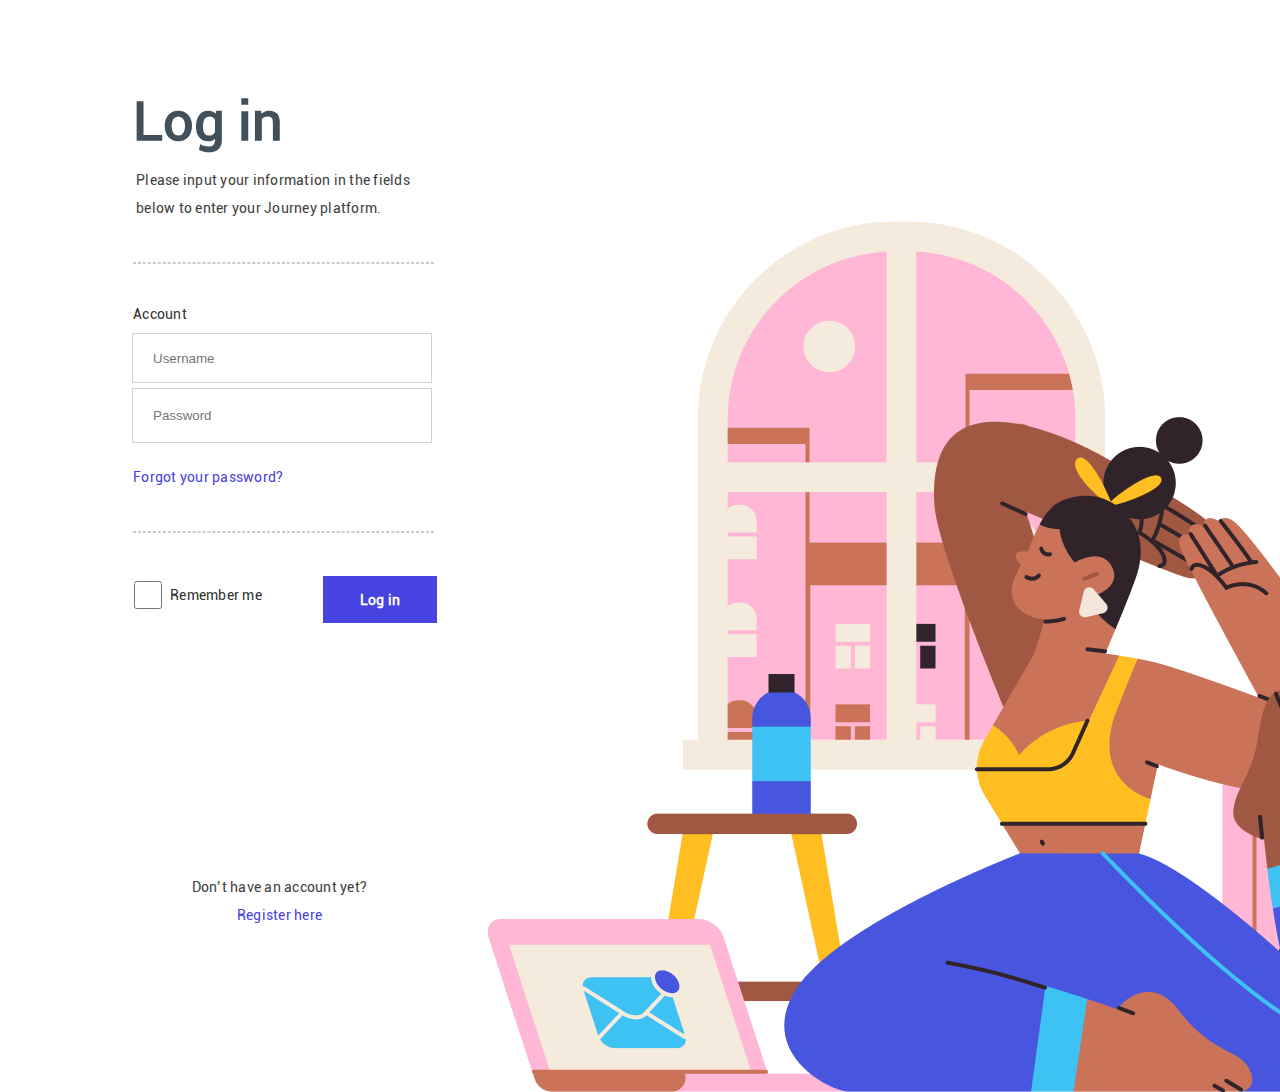
<file: index.html>
<html lang="en">
  <head>
    <meta charset="UTF-8" />
    <meta http-equiv="X-UA-Compatible" content="IE=edge" />
    <meta name="viewport" content="width=device-width, initial-scale=1.0" />
    <link rel="stylesheet" href="https://cdnjs.cloudflare.com/ajax/libs/font-awesome/6.4.0/css/all.min.css">
    <link rel="stylesheet" href="style.css" />
    <link rel="icon" href="./img/registro_icon.png">
    <title>Log in</title>
  </head>
  <body>
    <div class="principal">
      <div class="row">
        <div class="col-4">
          <div class="row">
            <div class="col-12">
              <form action="">
              <span class="texto_de_titulo" id="login">Log in</span>
              <span class="texto_de_paragrafo" id="txtlogin">
                Please input your information in the fields below to enter your
                Journey platform.
              </span>
              <hr/>
            </div>
          </div>
          <div class="row">
            <div class="col-12">
              <span class="text_de_paggs">Account</span>
                <input
                  type="text"
                  name="texto"
                  id="text"
                  placeholder="Username"
                  autocomplete="name"
                  required
                />
                <input
                  type="password"
                  name="password"
                  id="senha"
                  placeholder="Password"
                  required
                />
              <span class="text_de_paggs"
                ><a href="./pages/forgotpassword.html">Forgot your password?</a></span
              >
              <hr class="linha" />
            </div>
          </div>
          <div class="row">
            <div class="col-6">
                <div class="buttons">
                <div class="terms">
                  <input type="checkbox" name="terms" id="terms" required/>
                  <label for="terms">Remember me </label>
                </div>
            </div>
            </div>
            <div class="col-6">
              <div class="account_button">
              <button type="submit">Log in</button>
            </form>
            </div>
            </div>
          </div>
          <div class="row">
            <div class="col-12">
              <footer>
              <span class="texto_de_paragrafo" id="text_footer">Don’t have an account yet? <a href="./pages/registeraccount.html">Register here</a></span>
              </footer>
            </div>
          </div>
        </div>
        <div class="col-8">
          <div class="row">
            <div class="col-12">
          <div class="imagem">
          <img src="./img/img-login.png" alt="Log in" />
        </div>
          </div>
        </div>
        </div>
        </div>
      </div>
    </div>
  </body>
</html>
</file>
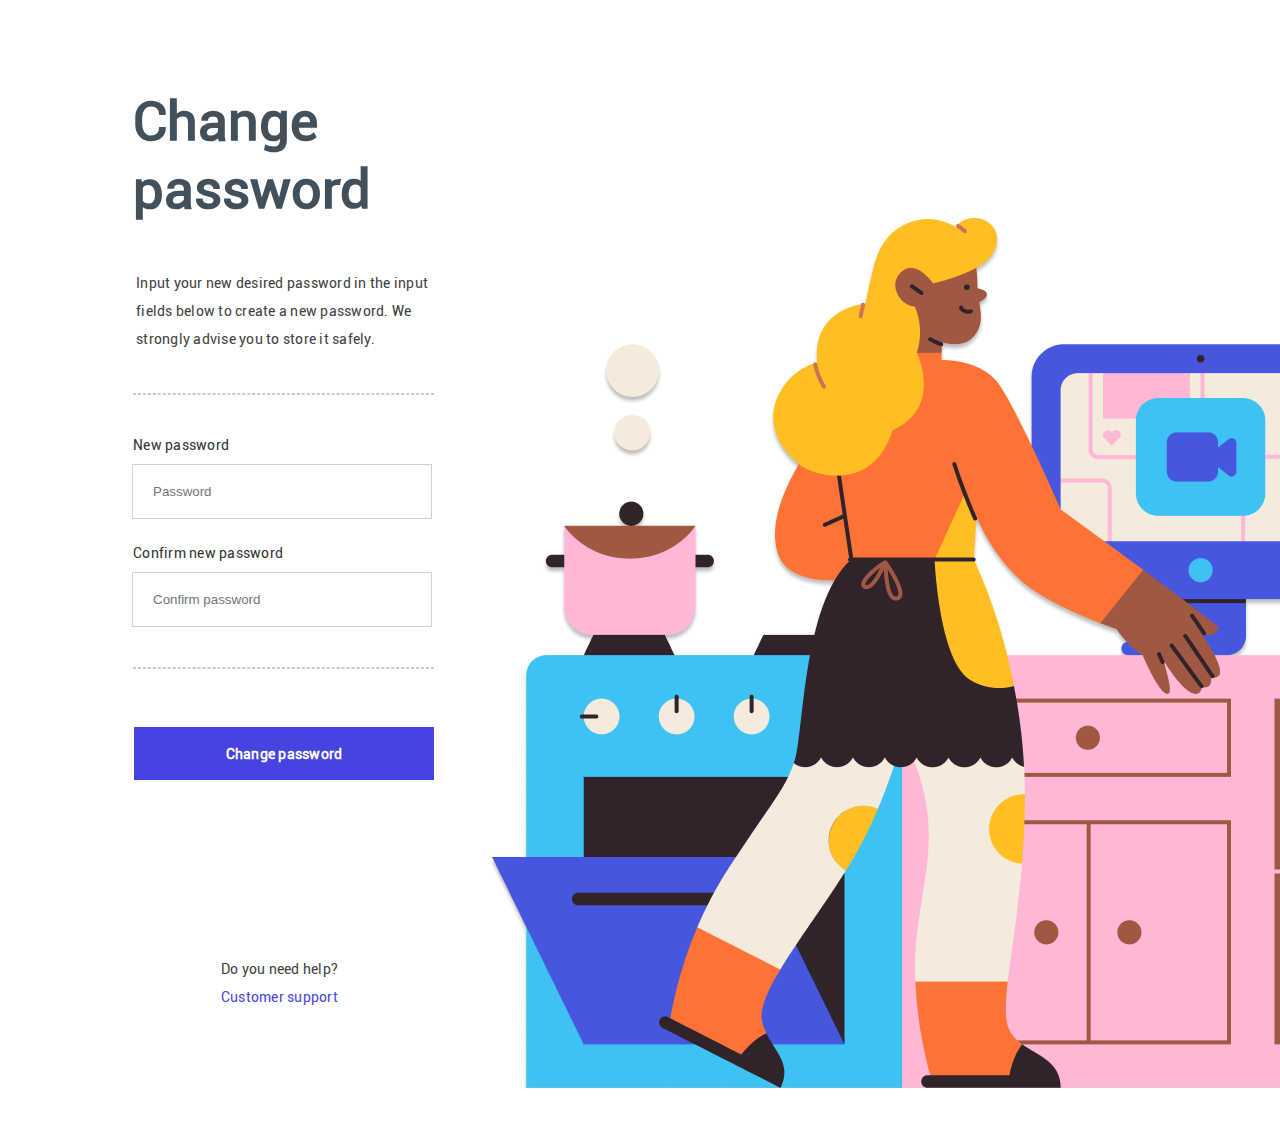
<file: pages/changepassword.html>
<html lang="pt-br">
  <head>
    <meta charset="UTF-8" />
    <meta http-equiv="X-UA-Compatible" content="IE=edge" />
    <meta name="viewport" content="width=device-width, initial-scale=1.0" />
    <link rel="stylesheet" href="../style.css" />
    <title>Change password</title>
  </head>
  <body>
    <div class="principal">
      <div class="row">
        <div class="col-4">
          <div class="row">
            <div class="col-12">
                <form action="">
              <span class="texto_de_titulo" id="login">Change password</span>
              <span class="texto_de_paragrafo" id="txt_paggs"
                >Input your new desired password in the input fields below to
                create a new password. We strongly advise you to store it
                safely.</span
              >
              <hr/>
            </div>
          </div>
          <div class="row">
            <div class="col-12">
              <span class="text_de_paggs">New password</span>
              <input
                type="password"
                name="senha"
                placeholder="Password"
                autocomplete="new-password"
                required
              />
              <span class="text_de_paggs" 
                >Confirm new password</span
              >
              <input
                type="password"
                name="senha"
                placeholder="Confirm password"
                required
              />
              <hr/>
            </div>
          </div>
          <div class="row">
            <div class="col-12">
              <div class="account_button">
                <button type="submit" id="button_login"><a href="./sucessregister.html">Change password</a></button>
            </form>
              </div>
            </div>
          </div>
          <div class="row">
            <div class="col-12">
                <footer>
                  <span class="texto_de_paragrafo" id="text_footer">Do you need help? <a href="">Customer support</a></span>
                </footer>
            </div>
          </div>
        </div>
        <div class="col-8">
          <div class="row">
            <div class="col-12">
              <div class="imagem">
                <img src="../img/change-password.png" alt="" />
              </div>
            </div>
          </div>
        </div>
      </div>
    </div>
  </body>
</html>
</file>
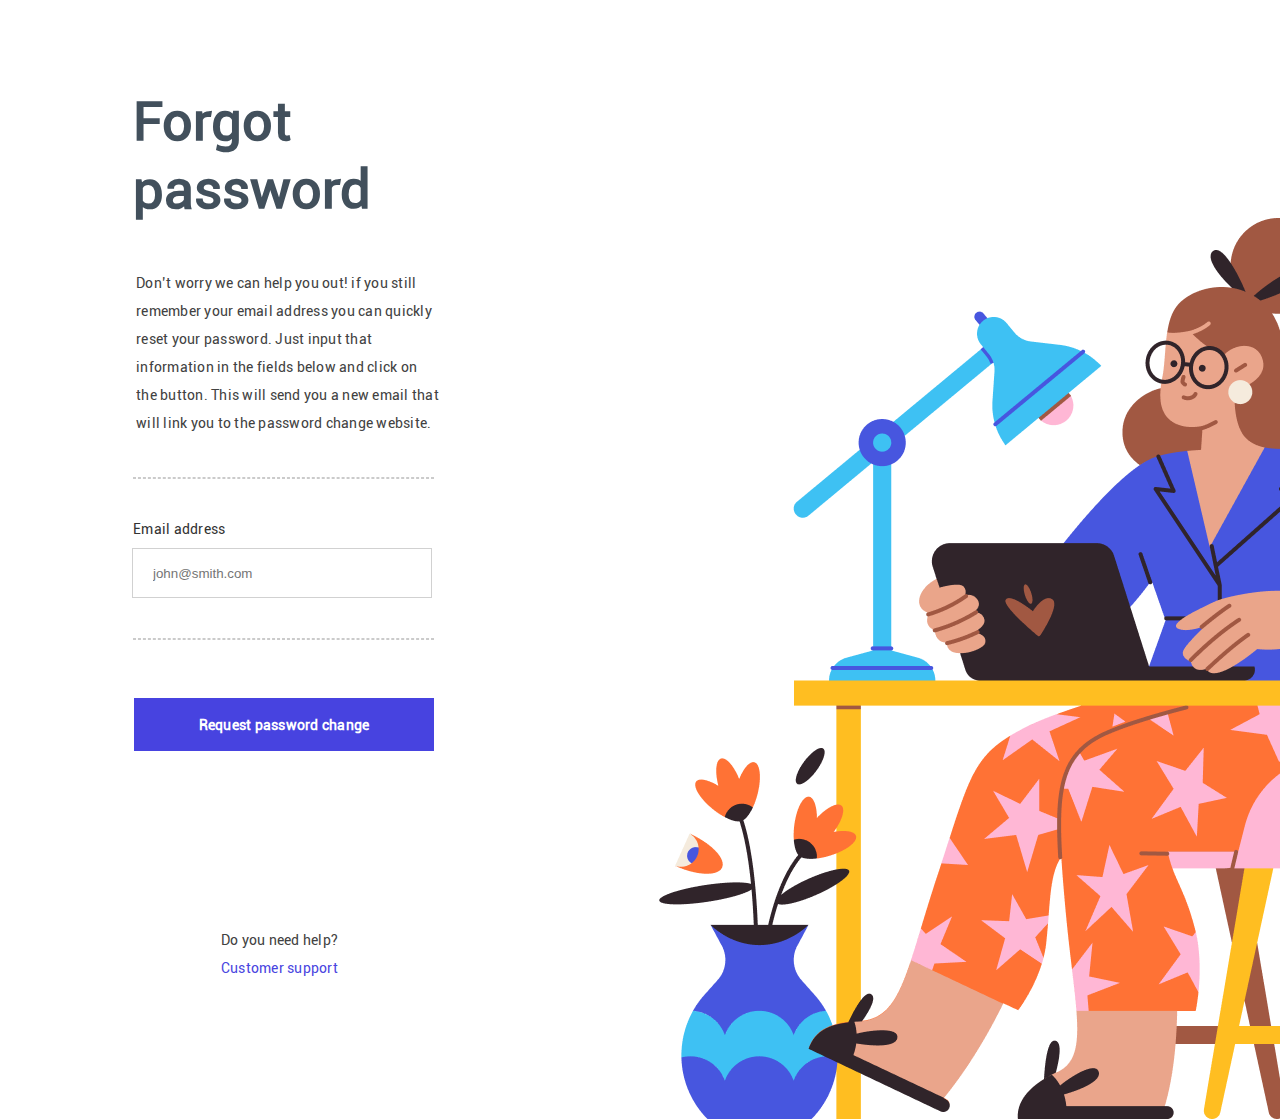
<file: pages/forgotpassword.html>
<html lang="pt-br">
  <head>
    <meta charset="UTF-8" />
    <meta http-equiv="X-UA-Compatible" content="IE=edge" />
    <meta name="viewport" content="width=device-width, initial-scale=1.0" />
    <link rel="stylesheet" href="../style.css" />
    <title>Forgot password</title>
  </head>
  <body>
    <div class="principal">
      <div class="row">
        <div class="col-4">
          <div class="row">
            <div class="col-12">
                <form action="">
              <span class="texto_de_titulo" id="login">Forgot password</span>
              <span class="texto_de_paragrafo" id="txt_paggs"
                >Don’t worry we can help you out! if you still remember your
                email address you can quickly reset your password. Just input
                that information in the fields below and click on the button.
                This will send you a new email that will link you to the
                password change website.
              </span>
              <hr/>
            </div>
          </div>
          <div class="row">
            <div class="col-12">
              <span class="text_de_paggs" id="email_adress">Email address</span>
              <input
                type="email"
                name="email"
                placeholder="john@smith.com"
                autocomplete="email"
                required
              />
              <hr/>
            </div>
          </div>
          <div class="row">
            <div class="col-12">
            <div class="account_button">
              <button type="submit" id="button_login"><a href="./changepassword.html">Request password change</a></button>
            </form>
               </div>
            </div>
          </div>
          <div class="row">
            <div class="col-12">
              <footer>
                <span class="texto_de_paragrafo" id="text_footer">Do you need help? <a href="">Customer support</a></span>
              </footer>
            </div>
          </div>
        </div>
          <div class="col-8">
            <div class="row">
              <div class="col-12">
            <div class="imagem">
              <img src="../img/forgot.png" id="imagem_forgot" alt="Forgot password" />
            </div>
          </div>
          </div>
          </div>
        </div>
      </div>
    </div>
  </body>
</html>
</file>
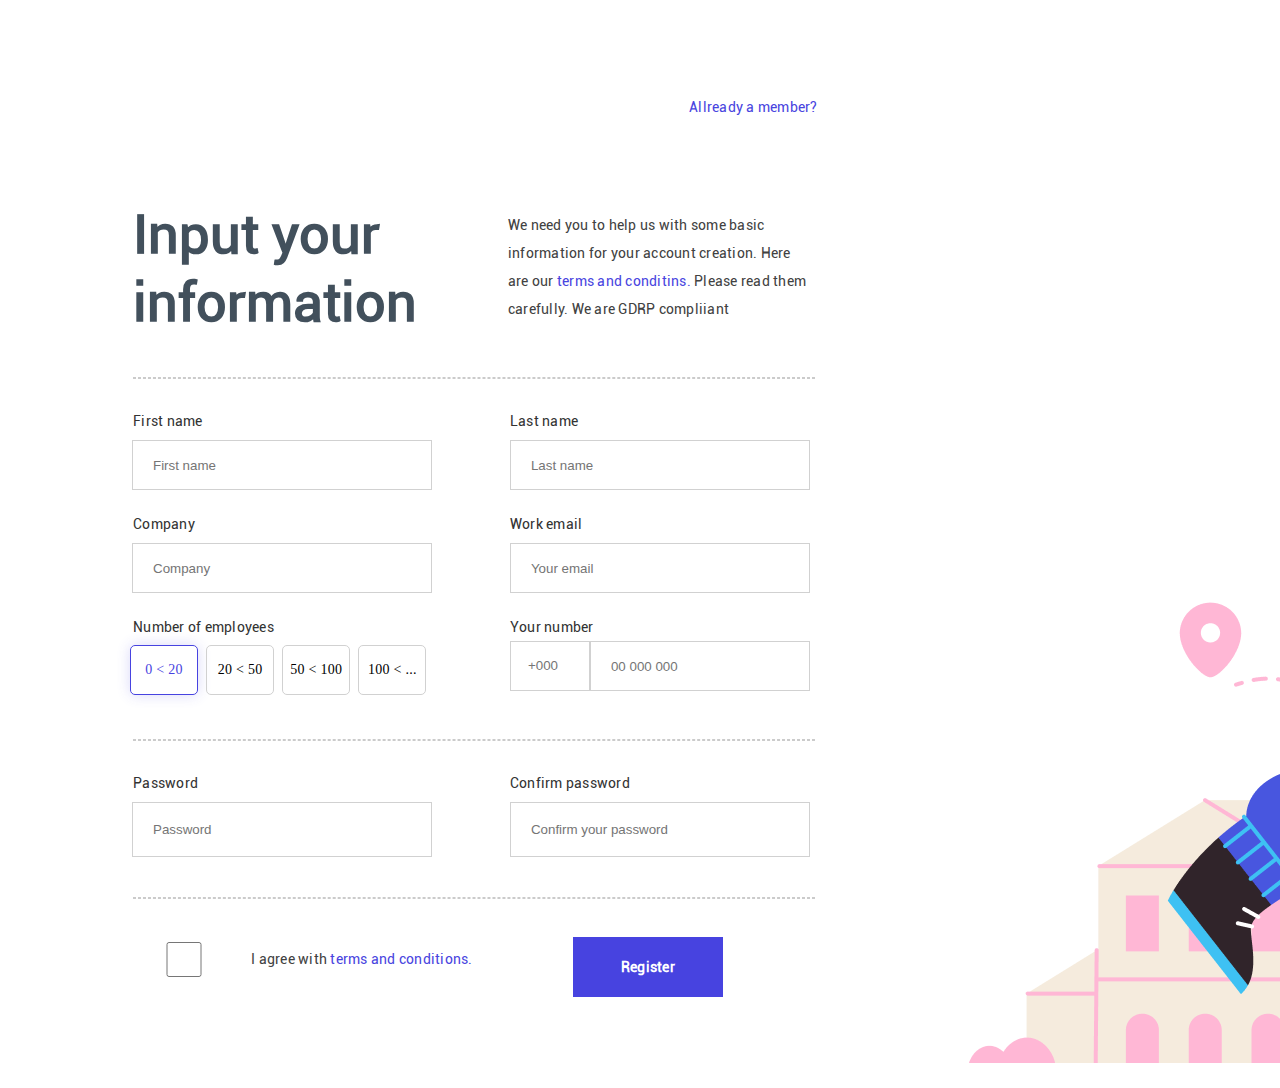
<file: pages/registeraccount.html>
<html lang="pt-br">
  <head>
    <meta charset="UTF-8" />
    <meta http-equiv="X-UA-Compatible" content="IE=edge" />
    <meta name="viewport" content="width=device-width, initial-scale=1.0" />
    <link rel="stylesheet" href="https://cdnjs.cloudflare.com/ajax/libs/font-awesome/6.4.0/css/all.min.css">
    <link rel="stylesheet" href="../style.css" />
    <title>Register Account</title>
  </head>
  <body>
    <div class="principal">
      <div class="row">
        <div class="col-8">
          <form action="">
          <div class="row">
            <div class="col-12">
              <span class="texto_de_paragrafo" id="register_member"
                ><a href="">Allready a member?</a></span
              >
            </div>
          </div>
          <div class="row">
            <div class="col-6">
              <span class="texto_de_titulo" id="login"
                >Input your information</span
              >
              <hr class="linha_register" />
            </div>
            <div class="col-6">
              <span class="texto_de_paragrafo" id="txt_register"
                >We need you to help us with some basic information for your
                account creation. Here are our <a href=""> terms and conditins.</a> Please read
                them carefully. We are GDRP compliiant</span
              >
            </div>
          </div>
          <div class="row">
            <div class="col-6">
              <span class="text_de_paggs"> First name</span>
              <input
                type="text"
                name="first name"
                placeholder="First name"
                autocomplete="first-name"
                required
              />
              <span class="text_de_paggs"> Company</span>
              <input
                type="text"
                name="company"
                placeholder="Company"
                autocomplete=""
                required
              />
              <div class="radio">
                    <span class="text_de_paggs">Number of employees</span>
                    <div class="input-wrapper-radio">
                    <div>
                        <input type="radio" id="employees-0-10" name="employees" value="0-10" checked>
                        <label for="employees-0-10">
                            <div class="radio-btn">0 < 20</div>
                        </label>
                    </div>
                    <div>
                        <input type="radio" id="employees-20-50" name="employees" value="20-50">
                        <label for="employees-20-50">
                            <div class="radio-btn">20 < 50</div>
                        </label>
                    </div>
                    <div>
                        <input type="radio" id="employees-50-100" name="employees" value="50-100">
                        <label for="employees-50-100">
                            <div class="radio-btn">50 < 100</div>
                        </label>
                    </div>
                    <div>
                        <input type="radio" id="employees-100" name="employees" value="100">
                        <label for="employees-100">
                            <div class="radio-btn">100 < ...</div>
                        </label>
                    </div>
                </div>
                <hr class="linha_register">
            </div>
            </div>
            <div class="col-6">
              <span class="text_de_paggs" id="text_register">Last name</span>
              <input
                type="text"
                id="text_register"
                name="lastname"
                placeholder="Last name"
                autocomplete=""
                required
              />
              <span class="text_de_paggs" id="text_register">Work email</span>
              <input
                type="email"
                id="text_register"
                name="email"
                placeholder="Your email"
                autocomplate="email"
                required
              />
              <div class="radio">
                 <span class="text_de_paggs" id="text_register">Your number</span>
                <div class="input-phone">
                  <input
                    type="number"
                    list="list-ddi"
                    name="ddi"
                    placeholder="+000"
                    id="ddi"
                  />
                  <input
                    type="tel"
                    name="phone"
                    placeholder="00 000 000"
                    id="phone"
                  />
                </div>
                <datalist id="list-ddi">
                  <option value="55">Brasil</option>
                  <option value="225"></option>
                  <option value="506"></option>
                  <option value="385"></option>
                </datalist>
              </div>
             </div>
          </div>
          <div class="row">
            <div class="col-6">
              <span class="text_de_paggs">Password</span>
              <input type="password" name="senha" id="senha" placeholder="Password" autocomplete="confirm_password" required>
              <hr class="linha_register">
            </div>
            <div class="col-6">
              <span class="text_de_paggs" id="text_register">Confirm password</span>
              <input type="password" name="senha" id="text_register" placeholder="Confirm your password" required>
            </div>
          </div>
            <div class="row">
            <div class="col-6">
              <footer>
              <div class="terms">
                <input type="checkbox" name="terms" id="terms"required />
                <span class="texto_de_paragrafo" id="text_footer_register"> I agree with
                  <a href="#"> terms and conditions.</a></span>
            </div>
            </div>
            <div class="col-6">
              <div class="account_button">
                <button type="submit" id="button_register">Register</button>
              </form>
               </footer>
              </div>
            </div>
          </div>
        </div>
        <div class="col-4">
          <div class="row">
            <div class="col-12">
              <div class="imagem">
                <img src="../img/register.png" alt="" />
              </div>
            </div>
          </div>
        </div>
      </div>
    </div>
  </body>
</html>
</file>
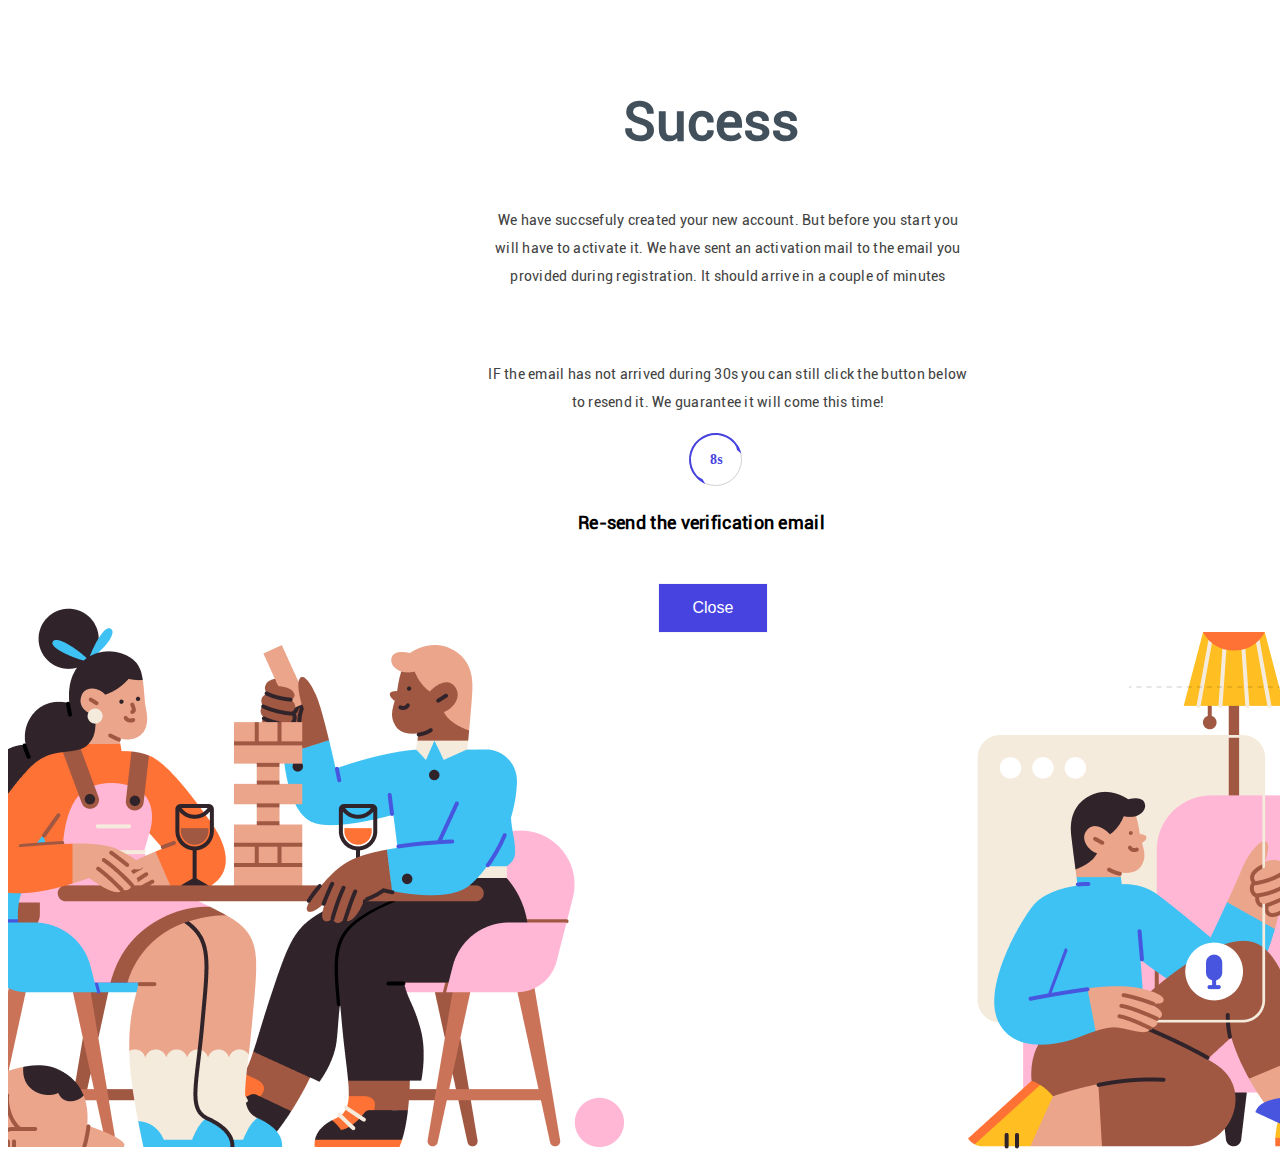
<file: pages/sucessregister.html>
<html lang="pt-br">
  <head>
    <meta charset="UTF-8" />
    <meta http-equiv="X-UA-Compatible" content="IE=edge" />
    <meta name="viewport" content="width=device-width, initial-scale=1.0" />
    <link rel="stylesheet" href="../style.css" />
    <title>Sucess register</title>
  </head>
  <body>
    <div class="principal">
      <div class="row">
        <div class="col-4">
          <div class="row">
            <div class="col-12">
              <div class="imagem">
                <img
                  src="../img/success-register-2.png"
                  id="success_register_2"
                  alt=""
                />
              </div>
            </div>
          </div>
        </div>
        <div class="col-4">
          <div class="row">
            <div class="col-12">
              <span class="texto_de_titulo" id="sucess_register_titulo"
                >Sucess</span
              >
              <span class="texto_de_paragrafo"
                >We have succsefuly created your new account. But before you
                start you will have to activate it. We have sent an activation
                mail to the email you provided during registration. It should
                arrive in a couple of minutes</span
              >
            </div>
          </div>
          <div class="row">
            <div class="col-12">
              <span class="texto_de_paragrafo" id="sucess_register-paragrafo"
                >IF the email has not arrived during 30s you can still click the
                button below to resend it. We guarantee it will come this time!
              </span>
            </div>
          </div>
          <div class="row">
            <div class="col-12">
              <div class="container-loader">
                <div class="loader">
                  <span id="cron">8s</span>
                </div>
              </div>
            </div>
          </div>
          <div class="row">
            <div class="col-12">
              <strong> Re-send the verification email </strong>
              <div class="butt">
                <button><a href="../index.html"> Close</a></button>
              </div>
            </div>
          </div>
        </div>
        <div class="col-4">
          <div class="row">
            <div class="col-12">
              <div class="imagem">
                <img
                  src="../img/success-register-1.png"
                  id="success_register_1"
                  alt=""
                />
              </div>
            </div>
          </div>
        </div>
      </div>
    </div>
  </body>
</html>
</file>
<file: style.css>
@font-face {
  font-family: "robotobold";
  src: url("font/roboto-bold.woff2") format("woff2"),
    url("font/roboto-bold.woff") format("woff");
  font-weight: normal;
  font-style: normal;
}
@font-face {
  font-family: "robotoregular";
  src: url("font/roboto-regular.woff2") format("woff2"),
    url("font/roboto-regular.woff") format("woff");
  font-weight: normal;
  font-style: normal;
}
@font-face {
  font-family: "robotomedium";
  src: url("font/roboto-medium.woff2") format("woff2"),
    url("font/roboto-medium.woff") format("woff");
  font-weight: normal;
  font-style: normal;
}
@font-face {
  font-family: "robotoitalic";
  src: url("font/roboto-italic.woff2") format("woff2"),
    url("font/roboto-italic.woff") format("woff");
  font-weight: normal;
  font-style: normal;
}
@font-face {
  font-family: "robotothin";
  src: url("font/roboto-thin.woff2") format("woff2"),
    url("font/roboto-thin.woff") format("woff");
  font-weight: normal;
  font-style: normal;
}
.row {
  width: 100%;
  display: flex;
}
.col-1 {
  width: 8.33%;
}
.col-2 {
  width: 16.66%;
}
.col-3 {
  width: 25%;
}
.col-4 {
  width: 33.33%;
}
.col-5 {
  width: 41.66%;
}
.col-6 {
  width: 50%;
}
.col-7 {
  width: 58.33%;
}
.col-8 {
  width: 66.66%;
}
.col-9 {
  width: 75%;
}
.col-10 {
  width: 83.33%;
}
.col-11 {
  width: 91.66%;
}
.col-12 {
  width: 100%;
}

.principal {
  width: 1440px;
  height: 1018px;
  margin: auto;
}
.texto_de_titulo {
  font-family: "robotoregular";
  font-size: 54px;
  font-style: normal;
  line-height: 68px;
  font-weight: 700;
  color: #42505c;
  display: block;
}
.texto_de_paragrafo {
  font-family: "robotoregular";
  font-style: normal;
  font-weight: 400;
  font-size: 14px;
  line-height: 28px;
  text-align: center;
  letter-spacing: 0.25px;
  color: #404040;
  opacity: 0.99;
  display: flex;
}
.text_de_paggs {
  font-family: "robotoregular";
  font-style: normal;
  font-weight: 400;
  font-size: 14px;
  line-height: 28px;
  margin-top: 20px;
  margin-left: 125px;
  letter-spacing: 0.25px;
  color: #333333;
  display: block;
}
span a {
  text-decoration: none;
  color: #4743e0;
}
#login {
  margin-left: 125px;
  margin-top: 80px;
}
#txtlogin {
  margin-top: 10px;
  margin-left: 128px;
  display: block;
  width: 300px;
  text-align: inherit;
}
#txt_register {
  margin-top: 90px;
  margin-left: 20px;
  display: block;
  width: 300px;
  text-align: inherit;
}
#text_footer {
  margin: 120px;
  margin-top: 175px;
  margin-left: 183px;
  display: block;
}
#text_register {
  margin-left: 22px;
}
#txt_paggs {
  margin-top: 45px;
  margin-left: 128px;
  display: block;
  width: 303px;
  text-align: inherit;
}
#imagem_forgot {
  margin-left: 170px;
}
#button_login {
  width: 300px;
  height: 53px;
  margin: 0px;
  margin-left: 126px;
  margin-top: 50px;
}
#success_register_1 {
  margin-top: 588px;
}
#success_register_2 {
  margin-top: 600px;
}
#sucess_register_titulo {
  margin: 80px 50px 50px 135px;
}
#sucess_register-paragrafo {
  margin-top: 70px;
}
#register_member {
  margin-left: 681px;
  margin-top: 85px;
}
#button_register {
  width: 150px;
  height: 60px;
  margin-left: 85px;
  margin-top: 30px;
}
.fa-solid {
  margin-left: 100px;
}
hr {
  width: 299px;
  height: 0px;
  opacity: 0.2;
  border: 1px dashed #000000;
  margin-left: 125px;
  margin-top: 40px;
}
input[type="text"] {
  width: 300px;
  height: 50px;
  margin-top: 5px;
  margin-left: 124px;
  padding: 20px;
  background: #ffffff;
  border: 1px solid #d1d1d1;
  display: block;
}
input[type="password"] {
  width: 300px;
  height: 55px;
  margin-top: 5px;
  margin-left: 124px;
  padding: 20px;
  background: #ffffff;
  border: 1px solid #d1d1d1;
  display: block;
}
input[type="email"] {
  width: 300px;
  height: 50px;
  margin-top: 5px;
  margin-left: 124px;
  padding: 20px;
  background: #ffffff;
  border: 1px solid #d1d1d1;
  display: block;
}
.linha_register {
  width: 680px;
}
.buttons {
  display: flex;
  justify-content: space-between;
  padding-bottom: 87px;
  margin-top: 40px;
  margin-left: 150px;
}
.buttons .terms {
  display: flex;
  align-items: center;
  gap: 15px;
}
.buttons .terms input {
  width: 28px;
  height: 28px;
  margin: -24px;
  accent-color: #4743e0;
  margin-right: -7px;
}
.buttons .terms label {
  font-family: "robotoregular";
  font-size: 14px;
  letter-spacing: 0.25px;
  width: 180px;
  font-weight: 700;
  line-height: 28px;
  font-weight: 400;
  color: #333333;
}
.account_button button {
  display: flex;
  align-items: center;
  justify-content: center;
  width: 114px;
  height: 47px;
  background: #4743e0;
  font-family: "robotoregular";
  border: none;
  margin-left: 110px;
  margin: 75px;
  margin-top: 35px;
  font-weight: 700;
  font-size: 14px;
  line-height: 28px;
  text-align: center;
  letter-spacing: 0.25px;
  color: #ffffff;
  cursor: pointer;
}
.container-loader {
  margin-top: 17px;
  margin-bottom: 22px;
  position: relative;
  display: flex;
  justify-content: center;
}
.loader {
  display: flex;
  align-items: center;
  justify-content: center;
  width: 51px;
  height: 51px;
  border: 1px solid #d1d1d1;
  border-radius: 100%;
  position: relative;
  cursor: pointer;
  margin-left: -25px;
}
.loader::before {
  content: "";
  position: absolute;
  transform: rotate(50deg);
  inset: -1px;
  border: 2px solid #4743e0;
  border-radius: 50%;
  border-right: 10px solid transparent;
  animation: loader 2s linear infinite;
}
@keyframes loader {
  0% {
    transform: rotate(0deg);
  }
  100% {
    transform: rotate(360deg);
  }
}
@media screen and (max-widht: 768px) {
  .principal {
    width: 100%;
    flex-direction: column;
  }
}
#cron {
  font-weight: 700;
  font-size: 14px;
  line-height: 28px;
  text-align: center;
  margin-left: 2px;
  letter-spacing: 0.25px;
  color: #4743e0;
}
strong {
  font-family: "robotoregular";
  letter-spacing: 0.3px;
  font-size: 18px;
  font-weight: 700;
  line-height: 30px;
  margin-left: 90px;
  cursor: pointer;
}
button {
  width: 110px;
  height: 50px;
  padding: 10px;
  font-size: 1rem;
  margin-top: 45px;
  margin-left: 170px;
  align-items: center;
  justify-content: center;
  cursor: pointer;
  background: #4743e0;
  color: aliceblue;
  border: 1px solid #f5f5f5;
  outline: none;
}
button a {
  text-decoration: none;
  color: white;
}
button a:hover {
  color: black;
  transition: 1s;
}
.input-wrapper input {
  outline: none;
  width: 500px;
  height: 50px;
  padding-left: 15px;
  border: 1px solid #d1d1d1;
  background: #ffffff;
}
.radio input[type="radio"] {
  display: none;
  position: absolute;
  opacity: 0;
  height: 0;
  width: 300px;
}
.input-wrapper-radio {
  margin-left: 118px;
  display: flex;
  justify-content: space-between;
  width: 90px;
}
.radio label {
  display: flex;
  margin: 4px;
  width: 66.1px;
  height: 48px;
  cursor: pointer;
  align-items: center;
  justify-content: center;
  border: 1px solid #d1d1d1;
  border-radius: 5px;
  font-size: 14px;
  line-height: 28px;
  letter-spacing: 0.25px;
}
input[type="radio"]:checked + label {
  border: 1px solid #4743e0;
  box-shadow: 0px 0px 14px rgba(71, 67, 224, 0.2);
  color: #4743e0;
  font-size: 14px;
  line-height: 28px;
  letter-spacing: 0.25px;
}
.input-phone {
  height: 50px;
  display: flex;
  width: 340px;
}
.input-phone #ddi {
  width: 80px;
  outline: none;
  border: 1px solid #d1d1d1;
  padding-left: 17px;
  margin-left: 22px;
}

.input-phone #ddi::-webkit-inner-spin-button {
  display: none;
}

.input-phone #phone {
  outline: none;
  border: 1px solid #d1d1d1;
  padding-left: 20px;
  width: 220px;
}
footer {
  display: block;
  margin-top: 20px;
}
footer .terms input {
  width: 100px;
  height: 35px;
  accent-color: #4743e0;
  margin: 48px 126px;
  margin-top: 15px;
}
#text_footer_register {
  margin: 0px;
  margin-top: -80px;
  margin-left: 228px;
  display: block;
}
.imagem img {
  margin-top: 210px;
  background-repeat: no-repeat;
  background-size: cover;
  background-position: center;
}
</file>
